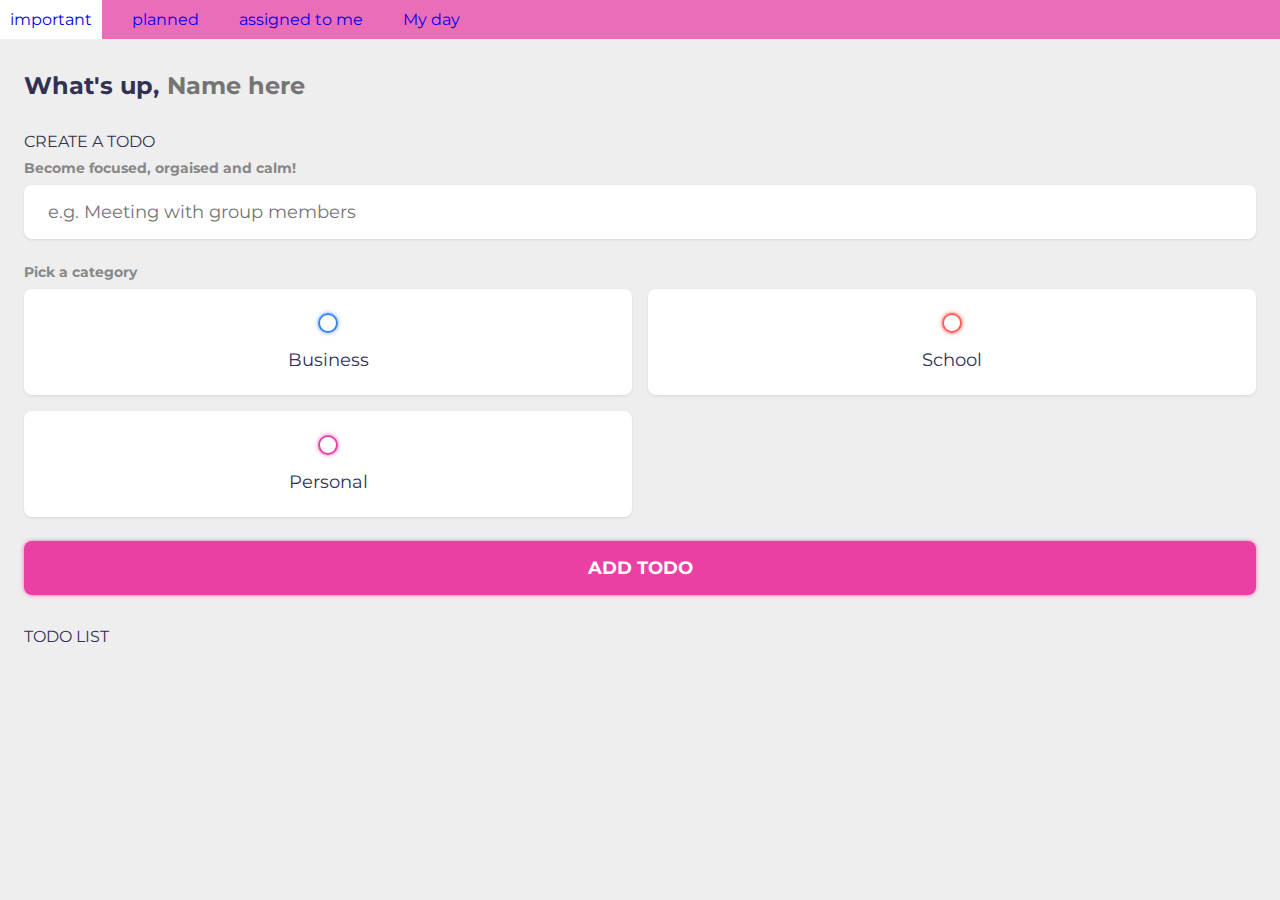
<file: ToDo App 2/ToDo App/index.html>
<!DOCTYPE html>
<html lang="en">
<head>
	<meta charset="UTF-8" />
	<meta http-equiv="X-UA-Compatible" content="IE=edge" />
	<meta name="viewport" content="width=device-width, initial-scale=1.0" />
	<title>Todo List | Mini Project</title>
	<!-- CSS Import -->
	<link rel="stylesheet" href="main.css" />
	<!-- End of CSS Import -->
	<!-- Fonts -->
	<link rel="preconnect" href="https://fonts.googleapis.com">
	<link rel="preconnect" href="https://fonts.gstatic.com" crossorigin>
	<link href="https://fonts.googleapis.com/css2?family=Fira+Sans:ital,wght@0,400;0,700;0,900;1,400&family=Montserrat:ital,wght@0,400;0,700;0,900;1,400&display=swap" rel="stylesheet">
	<!-- End of Fonts -->
</head>
<nav> 
	<ul>
		<li><a href="important.html">important</a></li>
		<li><a href="planned.html">planned</a></li>
		<li><a href="assigned.html"> assigned to me</a></li>
		<li><a href="my day.html"> My day</a> </li>
	  </ul>
	</nav>
<body>
	<!-- App Wrapper -->
	<main class="app">
		<!-- Greeting -->
		<section class="greeting">
			<h2 class="title">
				What's up, <input type="text" id="name" placeholder="Name here" />
			</h2>
		</section>
		<!-- End of Greeting -->
		
		<!-- New Todo -->
		<section class="create-todo">
			<h3>CREATE A TODO</h3>
			<form id="new-todo-form">
				<h4>Become focused, orgaised and calm!</h4>
				<input 
					type="text" 
					placeholder="e.g. Meeting with group members"
					name="content"
					id="content" />
				
				<h4>Pick a category</h4>
				<div class="options">
					<label>
						<input type="radio" name="category" id="category1" value="business" /> 
						<span class="bubble business"></span>
						<div>Business</div>
					</label>
					<label>
						<input type="radio" name="category" id="category2" value="school" /> 
						<span class="bubble school"></span>
						<div>School</div>
					</label>
					<label>
						<input type="radio" name="category" id="category3" value="personal" />
						<span class="bubble personal"></span>
						<div>Personal</div>
					</label>
				</div>

				<input type="submit" value="Add todo" />
			</form>
		</section>
		<!-- End of New Todo -->

		<!-- Todo List -->
		<section class="todo-list">
			<h3>TODO LIST</h3>
			<div class="list" id="todo-list"></div>
		</section>
		<!-- End of Todo List -->

	</main>
	<!-- End of App Wrapper -->

	<!-- JS Import -->
	<script src="main.js"></script>
	<!-- End of JS Import -->
</body>
</html>
</file>
<file: ToDo App 2/ToDo App/main.css>
/* Variables */
:root {
	--primary: #EA40A4;
	--business: #3a82ee;
	--school: var(--danger);
	--personal: var(--primary);
	--light: #EEE;
	--grey: #888;
	--dark: #313154;
	--danger: #ff5b57;

	--shadow: 0 1px 3px rgba(0, 0, 0, 0.1);

	--business-glow: 0px 0px 4px rgba(58, 130, 238, 0.75);
	--school-glow: 0px 0px 4px rgb(255, 91, 87);
	--personal-glow: 0px 0px 4px rgba(234, 64, 164, 0.75);
}
/* End of Variables */


/* Resets */
* {
	margin: 0;
	padding: 0;
	box-sizing: border-box;
	font-family: 'montserrat', sans-serif;
}

input:not([type="radio"]):not([type="checkbox"]), button {
	appearance: none;
	border: none;
	outline: none;
	background: none;
	cursor: initial;
}
/* End of Resets */

body {
	background: var(--light);
	color: var(--dark);
}

section {
	margin-top: 2rem;
	margin-bottom: 2rem;
	padding-left: 1.5rem;
	padding-right: 1.5rem;
}

h3 {
	color: var(--dark);
	font-size: 1rem;
	font-weight: 400;
	margin-bottom: 0.5rem;
}

h4 {
	color: var(--grey);
	font-size: 0.875rem;
	font-weight: 700;
	margin-bottom: 0.5rem;
}

.greeting .title {
	display: flex;
}

.greeting .title input {
	margin-left: 0.5rem;
	flex: 1 1 0%;
	min-width: 0;
}

.greeting .title, 
.greeting .title input {
	color: var(--dark);
	font-size: 1.5rem;
	font-weight: 700;
}

.create-todo input[type="text"] {
	display: block;
	width: 100%;
	font-size: 1.125rem;
	padding: 1rem 1.5rem;
	color: var(--dark);
	background-color: #FFF;
	border-radius: 0.5rem;
	box-shadow: var(--shadow);
	margin-bottom: 1.5rem;
}

.create-todo .options {
	display: grid;
	grid-template-columns: repeat(2, 1fr);
	grid-gap: 1rem;
	margin-bottom: 1.5rem;
}

.create-todo .options label {
	display: flex;
	flex-direction: column;
	align-items: center;
	justify-content: center;
	background-color: #FFF;
	padding: 1.5rem;
	box-shadow: var(--shadow);
	border-radius: 0.5rem;
	cursor: pointer;
}

input[type="radio"],
input[type="checkbox"] {
	display: none;
}

.bubble {
	display: flex;
	align-items: center;
	justify-content: center;
	width: 20px;
	height: 20px;
	border-radius: 999px;
	border: 2px solid var(--business);
	box-shadow: var(--business-glow);
}

.bubble.school {
	border-color: var(--school);
	box-shadow: var(--school-glow);
}

.bubble.personal {
	border-color: var(--personal);
	box-shadow: var(--personal-glow);
}

.bubble::after {
	content: '';
	display: block;
	opacity: 0;
	width: 0px;
	height: 0px;
	background-color: var(--business);
	box-shadow: var(--business-glow);
	border-radius: 999px;
	transition: 0.2s ease-in-out;
}

.bubble.school::after {
	background-color: var(--danger);
	box-shadow: var(--school-glow);
}

.bubble.personal::after {
	background-color: var(--personal);
	box-shadow: var(--personal-glow);
}

input:checked ~ .bubble::after {
	width: 10px;
	height: 10px;
	opacity: 1;
}

.create-todo .options label div {
	color: var(--dark);
	font-size: 1.125rem;
	margin-top: 1rem;
}

.create-todo input[type="submit"] {
	display: block;
	width: 100%;
	font-size: 1.125rem;
	padding: 1rem 1.5rem;
	color: #FFF;
	font-weight: 700;
	text-transform: uppercase;
	background-color: var(--primary);
	box-shadow: var(--personal-glow);
	border-radius: 0.5rem;
	cursor: pointer;
	transition: 0.2s ease-out;
}

.create-todo input[type="submit"]:hover {
	opacity: 0.75;
}

.todo-list .list {
	margin: 1rem 0;
}

.todo-list .todo-item {
	display: flex;
	align-items: center;
	background-color: #FFF;
	padding: 1rem;
	border-radius: 0.5rem;
	box-shadow: var(--shadow);
	margin-bottom: 1rem;
}

.todo-item label {
	display: block;
	margin-right: 1rem;
	cursor: pointer;
}

.todo-item .todo-content {
	flex: 1 1 0%;
}

.todo-item .todo-content input {
	color: var(--dark);
	font-size: 1.125rem;
}

.todo-item .actions {
	display: flex;
	align-items: center;
}

.todo-item .actions button {
	display: block;
	padding: 0.5rem;
	border-radius: 0.25rem;
	color: #FFF;
	cursor: pointer;
	transition: 0.2s ease-in-out;
}

.todo-item .actions button:hover {
	opacity: 0.75;
}

.todo-item .actions .edit {
	margin-right: 0.5rem;
	background-color: var(--primary);
}

.todo-item .actions .delete {
	background-color: var(--danger);
}

.todo-item.done .todo-content input {
	text-decoration: line-through;
	color: var(--grey);
}
nav {
	background-color:  rgba(234, 64, 164, 0.75);;
	color: #fff;
  }
  
  nav ul {
	list-style: none;
	margin: 0;
	padding: 0;
	display: flex;
  }
  
  nav li {
	margin-right: 20px;
	position: relative;
  }
  
  nav a {
	display: block;
	padding: 10px;
	text-decoration: none;
  }
  
  nav a:hover {
	background-color: white;
  }
  
  nav ul ul {
	position: absolute;
	top: 100%;
	left: 0;
	background-color:white;
	display: none;
  }
  
  nav ul li:hover > ul {
	display: block;
  }
  
  nav ul ul li {
	width: 200px;
	border-bottom: 1px solid #bbb;
  }
  
  nav ul ul li a {
	color: #fff;
	padding: 10px;
  }
  
  nav ul ul li:last-child {
	border-bottom: none;
  }
  button{
	background-color: #888;

  }
  /* CSS code to create a background image for the section */
.section2 {
    background-image: url("eiffeltower.jpeg");
    background-repeat: repeat;
    background-size: cover;
    background-position: center;
}
.section3 {
	
	background-image: url("eiffeltower.jpeg");
    background-repeat: repeat;
    background-size: cover;
    background-position: center;
}
#myButton{
	border-radius: 10px;
}
</file>
